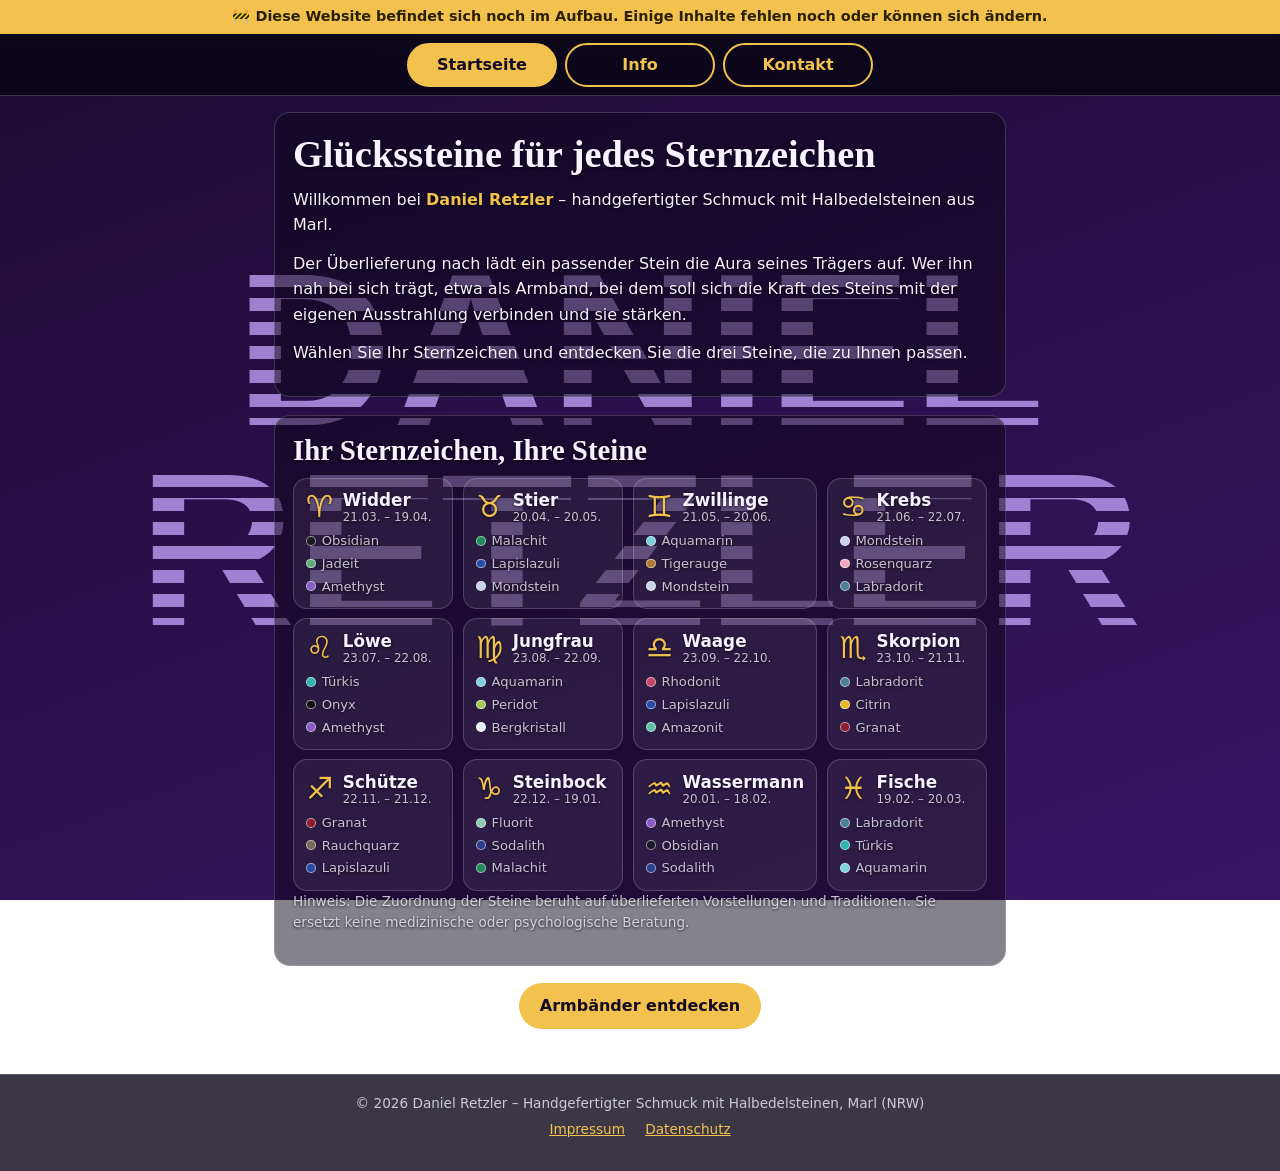
<file: index.html>
<!DOCTYPE html>
<html lang="de">
<head>
  <meta charset="utf-8">
  <meta name="viewport" content="width=device-width, initial-scale=1">
  <title>Startseite | Daniel Retzler – Glückssteine & Schmuck, Marl</title>
  <meta name="description" content="Glückssteine für jedes Sternzeichen: handgefertigter Schmuck mit Halbedelsteinen von Daniel Retzler aus Marl.">
  <!-- Work in progress: hidden from search engines. Remove this line at launch. -->
  <meta name="robots" content="noindex, nofollow">
  <meta name="theme-color" content="#3a1466">
  <link rel="icon" href="favicon.svg" type="image/svg+xml">
  <link rel="stylesheet" href="css/style.css">
</head>
<body class="theme-home">
  <div class="bg-name" aria-hidden="true"><span>Daniel</span><span>Retzler</span></div>

  <header class="site-header">
    <!-- Work-in-progress banner: delete this div at launch. -->
    <div class="wip-banner" role="status">🚧 Diese Website befindet sich noch im Aufbau. Einige Inhalte fehlen noch oder können sich ändern.</div>
    <nav class="nav" aria-label="Hauptnavigation">
        <a href="index.html" aria-current="page">Startseite</a>
        <a href="info.html">Info</a>
        <a href="kontakt.html">Kontakt</a>
    </nav>
  </header>

  <main id="main">
    <section class="panel">
      <h1>Glückssteine für jedes Sternzeichen</h1>
      <p>Willkommen bei <strong class="accent">Daniel Retzler</strong> &ndash; handgefertigter Schmuck mit Halbedelsteinen aus Marl.</p>
      <p>Der Überlieferung nach lädt ein passender Stein die Aura seines Trägers auf. Wer ihn nah bei sich trägt, etwa als Armband, bei dem soll sich die Kraft des Steins mit der eigenen Ausstrahlung verbinden und sie stärken.</p>
      <p>Wählen Sie Ihr Sternzeichen und entdecken Sie die drei Steine, die zu Ihnen passen.</p>
    </section>

    <section class="panel">
      <h2>Ihr Sternzeichen, Ihre Steine</h2>
      <div id="zodiac"></div>
      <noscript><p>Für die Anzeige des Horoskops wird JavaScript benötigt.</p></noscript>
      <p class="small muted">Hinweis: Die Zuordnung der Steine beruht auf überlieferten Vorstellungen und Traditionen. Sie ersetzt keine medizinische oder psychologische Beratung.</p>
    </section>

    <p style="text-align:center"><a class="btn" href="info.html">Armbänder entdecken</a></p>
  </main>

  <footer>
    <p>&copy; 2026 Daniel Retzler &ndash; Handgefertigter Schmuck mit Halbedelsteinen, Marl (NRW)</p>
    <p><a href="impressum.html">Impressum</a> <a href="datenschutz.html">Datenschutz</a></p>
  </footer>
  <script src="js/data.js" defer></script>
  <script src="js/main.js" defer></script>
</body>
</html>
</file>
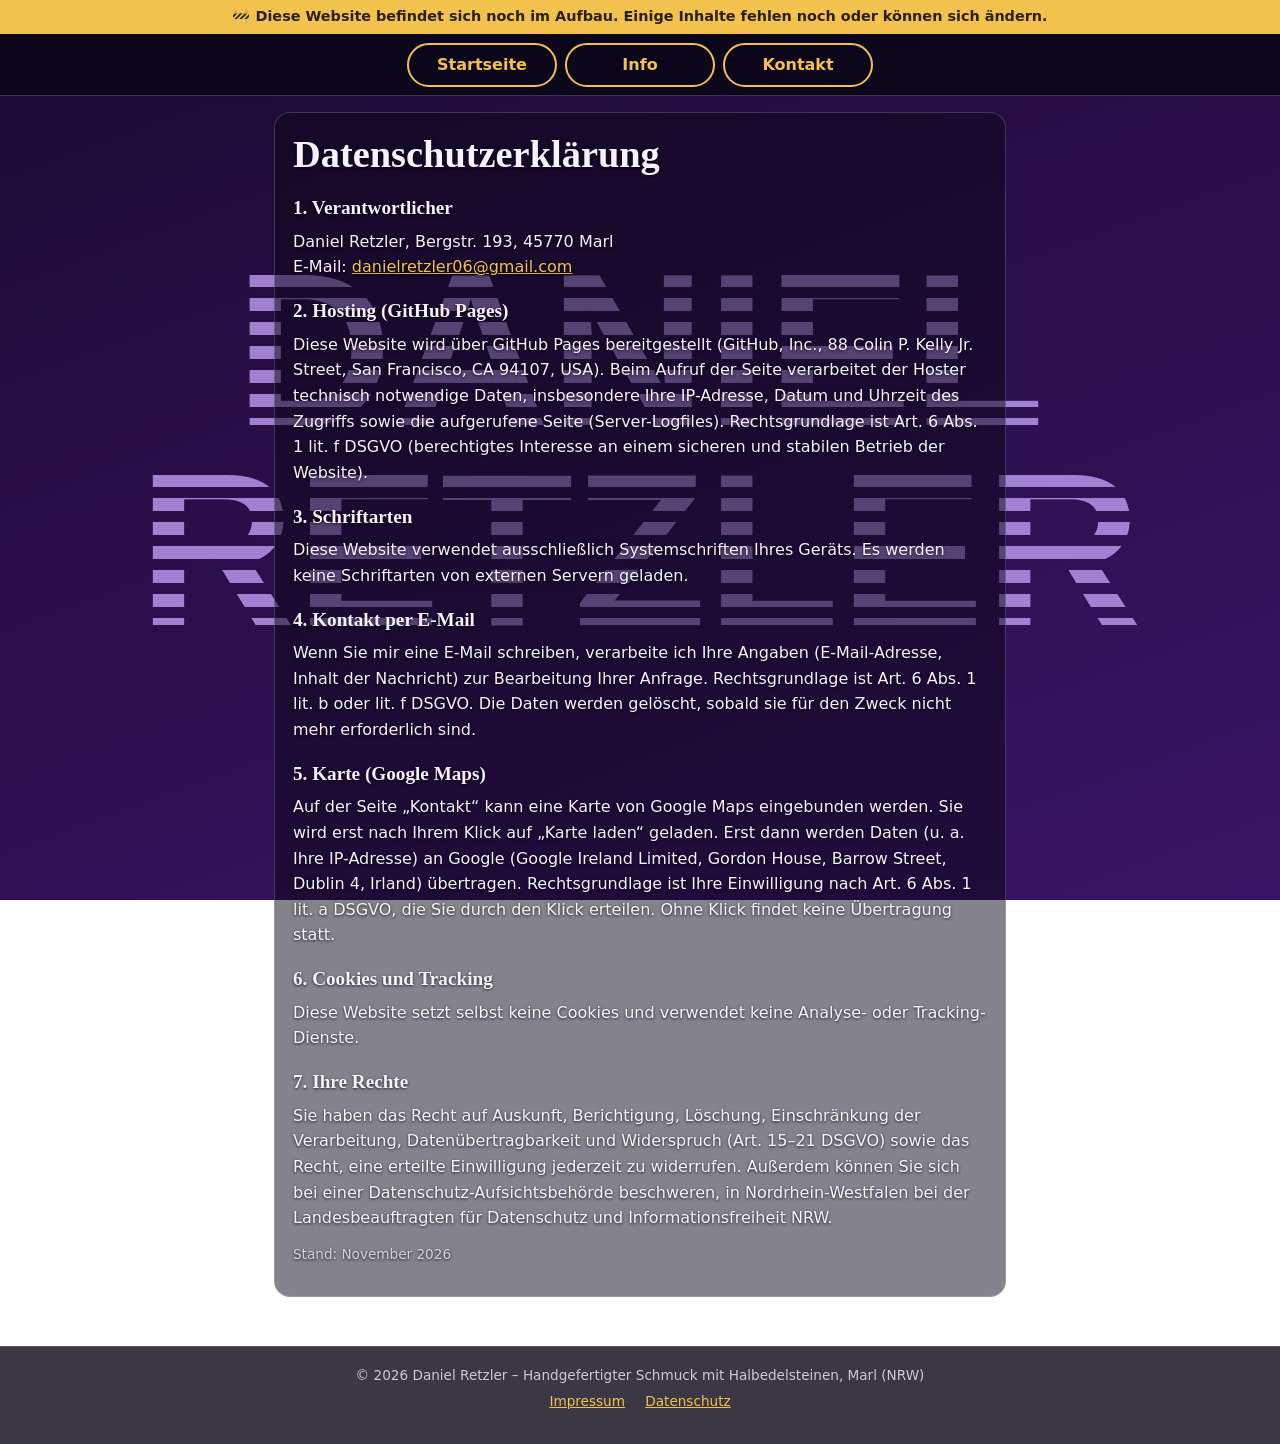
<file: datenschutz.html>
<!DOCTYPE html>
<html lang="de">
<head>
  <meta charset="utf-8">
  <meta name="viewport" content="width=device-width, initial-scale=1">
  <title>Datenschutz | Daniel Retzler</title>
  <meta name="description" content="Datenschutzerklärung von Daniel Retzler, Marl.">
  <!-- Work in progress: hidden from search engines. Remove this line at launch. -->
  <meta name="robots" content="noindex, nofollow">
  <meta name="theme-color" content="#3a1466">
  <link rel="icon" href="favicon.svg" type="image/svg+xml">
  <link rel="stylesheet" href="css/style.css">
</head>
<body class="theme-home">
  <div class="bg-name" aria-hidden="true"><span>Daniel</span><span>Retzler</span></div>

  <header class="site-header">
    <!-- Work-in-progress banner: delete this div at launch. -->
    <div class="wip-banner" role="status">🚧 Diese Website befindet sich noch im Aufbau. Einige Inhalte fehlen noch oder können sich ändern.</div>
    <nav class="nav" aria-label="Hauptnavigation">
        <a href="index.html">Startseite</a>
        <a href="info.html">Info</a>
        <a href="kontakt.html">Kontakt</a>
    </nav>
  </header>

  <main id="main">
    <section class="panel legal">
      <h1>Datenschutzerklärung</h1>
      <h2>1. Verantwortlicher</h2>
      <p>Daniel Retzler, Bergstr. 193, 45770 Marl<br>E-Mail: <a href="mailto:danielretzler06@gmail.com">danielretzler06@gmail.com</a></p>

      <h2>2. Hosting (GitHub Pages)</h2>
      <p>Diese Website wird über GitHub Pages bereitgestellt (GitHub, Inc., 88 Colin P. Kelly Jr. Street, San Francisco, CA 94107, USA). Beim Aufruf der Seite verarbeitet der Hoster technisch notwendige Daten, insbesondere Ihre IP-Adresse, Datum und Uhrzeit des Zugriffs sowie die aufgerufene Seite (Server-Logfiles). Rechtsgrundlage ist Art. 6 Abs. 1 lit. f DSGVO (berechtigtes Interesse an einem sicheren und stabilen Betrieb der Website).</p>

      <h2>3. Schriftarten</h2>
      <p>Diese Website verwendet ausschließlich Systemschriften Ihres Geräts. Es werden keine Schriftarten von externen Servern geladen.</p>

      <h2>4. Kontakt per E-Mail</h2>
      <p>Wenn Sie mir eine E-Mail schreiben, verarbeite ich Ihre Angaben (E-Mail-Adresse, Inhalt der Nachricht) zur Bearbeitung Ihrer Anfrage. Rechtsgrundlage ist Art. 6 Abs. 1 lit. b oder lit. f DSGVO. Die Daten werden gelöscht, sobald sie für den Zweck nicht mehr erforderlich sind.</p>

      <h2>5. Karte (Google Maps)</h2>
      <p>Auf der Seite &bdquo;Kontakt&ldquo; kann eine Karte von Google Maps eingebunden werden. Sie wird erst nach Ihrem Klick auf &bdquo;Karte laden&ldquo; geladen. Erst dann werden Daten (u. a. Ihre IP-Adresse) an Google (Google Ireland Limited, Gordon House, Barrow Street, Dublin 4, Irland) übertragen. Rechtsgrundlage ist Ihre Einwilligung nach Art. 6 Abs. 1 lit. a DSGVO, die Sie durch den Klick erteilen. Ohne Klick findet keine Übertragung statt.</p>

      <h2>6. Cookies und Tracking</h2>
      <p>Diese Website setzt selbst keine Cookies und verwendet keine Analyse- oder Tracking-Dienste.</p>

      <h2>7. Ihre Rechte</h2>
      <p>Sie haben das Recht auf Auskunft, Berichtigung, Löschung, Einschränkung der Verarbeitung, Datenübertragbarkeit und Widerspruch (Art. 15&ndash;21 DSGVO) sowie das Recht, eine erteilte Einwilligung jederzeit zu widerrufen. Außerdem können Sie sich bei einer Datenschutz-Aufsichtsbehörde beschweren, in Nordrhein-Westfalen bei der Landesbeauftragten für Datenschutz und Informationsfreiheit NRW.</p>
      <p class="small muted">Stand: November 2026</p>
    </section>
  </main>

  <footer>
    <p>&copy; 2026 Daniel Retzler &ndash; Handgefertigter Schmuck mit Halbedelsteinen, Marl (NRW)</p>
    <p><a href="impressum.html">Impressum</a> <a href="datenschutz.html">Datenschutz</a></p>
  </footer>
</body>
</html>
</file>
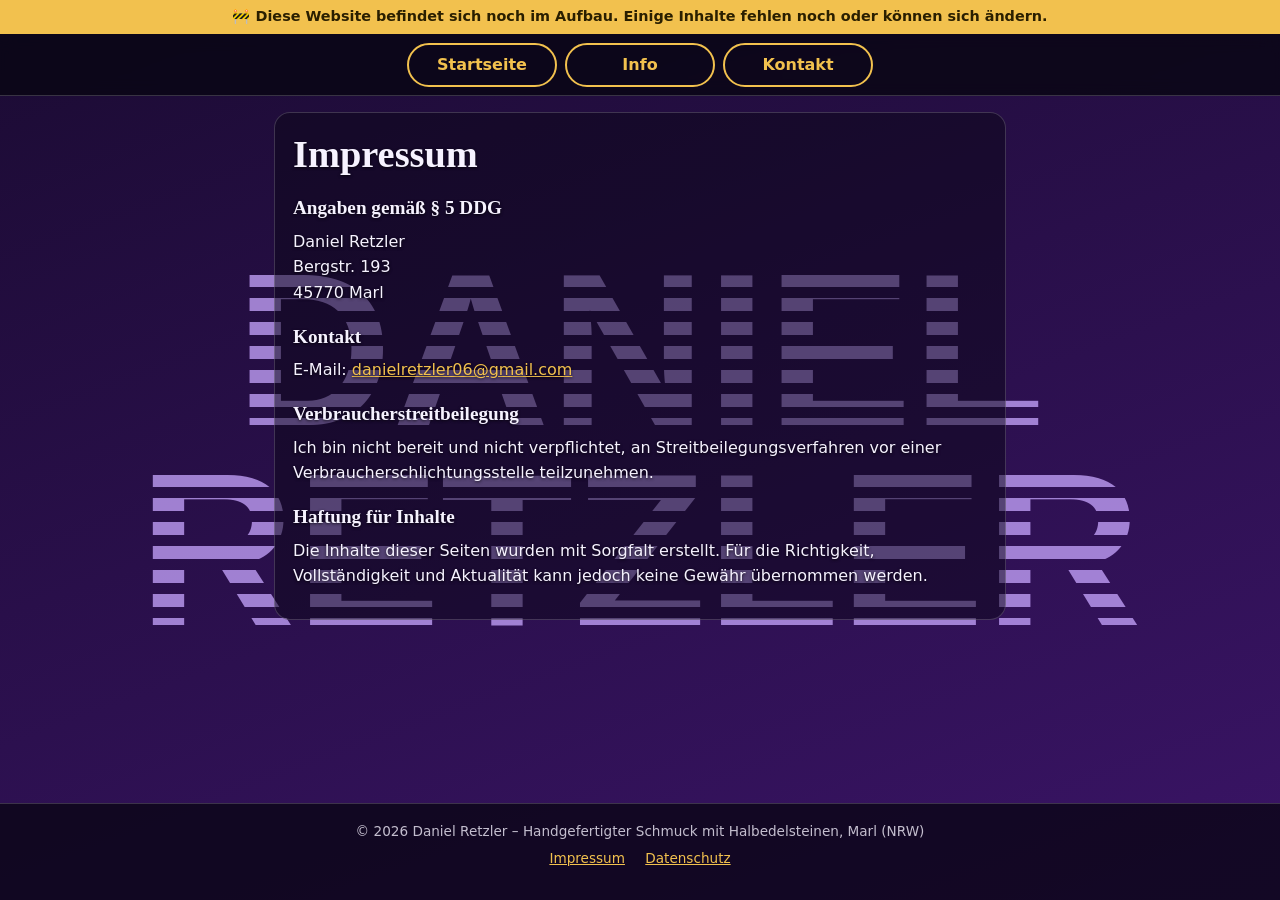
<file: impressum.html>
<!DOCTYPE html>
<html lang="de">
<head>
  <meta charset="utf-8">
  <meta name="viewport" content="width=device-width, initial-scale=1">
  <title>Impressum | Daniel Retzler</title>
  <meta name="description" content="Impressum von Daniel Retzler, Marl.">
  <!-- Work in progress: hidden from search engines. Remove this line at launch. -->
  <meta name="robots" content="noindex, nofollow">
  <meta name="theme-color" content="#3a1466">
  <link rel="icon" href="favicon.svg" type="image/svg+xml">
  <link rel="stylesheet" href="css/style.css">
</head>
<body class="theme-home">
  <div class="bg-name" aria-hidden="true"><span>Daniel</span><span>Retzler</span></div>

  <header class="site-header">
    <!-- Work-in-progress banner: delete this div at launch. -->
    <div class="wip-banner" role="status">🚧 Diese Website befindet sich noch im Aufbau. Einige Inhalte fehlen noch oder können sich ändern.</div>
    <nav class="nav" aria-label="Hauptnavigation">
        <a href="index.html">Startseite</a>
        <a href="info.html">Info</a>
        <a href="kontakt.html">Kontakt</a>
    </nav>
  </header>

  <main id="main">
    <section class="panel legal">
      <h1>Impressum</h1>
      <h2>Angaben gemäß § 5 DDG</h2>
      <p>Daniel Retzler<br>Bergstr. 193<br>45770 Marl</p>
      <h2>Kontakt</h2>
      <p>E-Mail: <a href="mailto:danielretzler06@gmail.com">danielretzler06@gmail.com</a></p>
      <!-- TODO (Daniel): add full legal name, business form and tax details (Umsatzsteuer-ID or Kleinunternehmer note) if applicable. -->
      <h2>Verbraucherstreitbeilegung</h2>
      <p>Ich bin nicht bereit und nicht verpflichtet, an Streitbeilegungsverfahren vor einer Verbraucherschlichtungsstelle teilzunehmen.</p>
      <h2>Haftung für Inhalte</h2>
      <p>Die Inhalte dieser Seiten wurden mit Sorgfalt erstellt. Für die Richtigkeit, Vollständigkeit und Aktualität kann jedoch keine Gewähr übernommen werden.</p>
    </section>
  </main>

  <footer>
    <p>&copy; 2026 Daniel Retzler &ndash; Handgefertigter Schmuck mit Halbedelsteinen, Marl (NRW)</p>
    <p><a href="impressum.html">Impressum</a> <a href="datenschutz.html">Datenschutz</a></p>
  </footer>
</body>
</html>
</file>
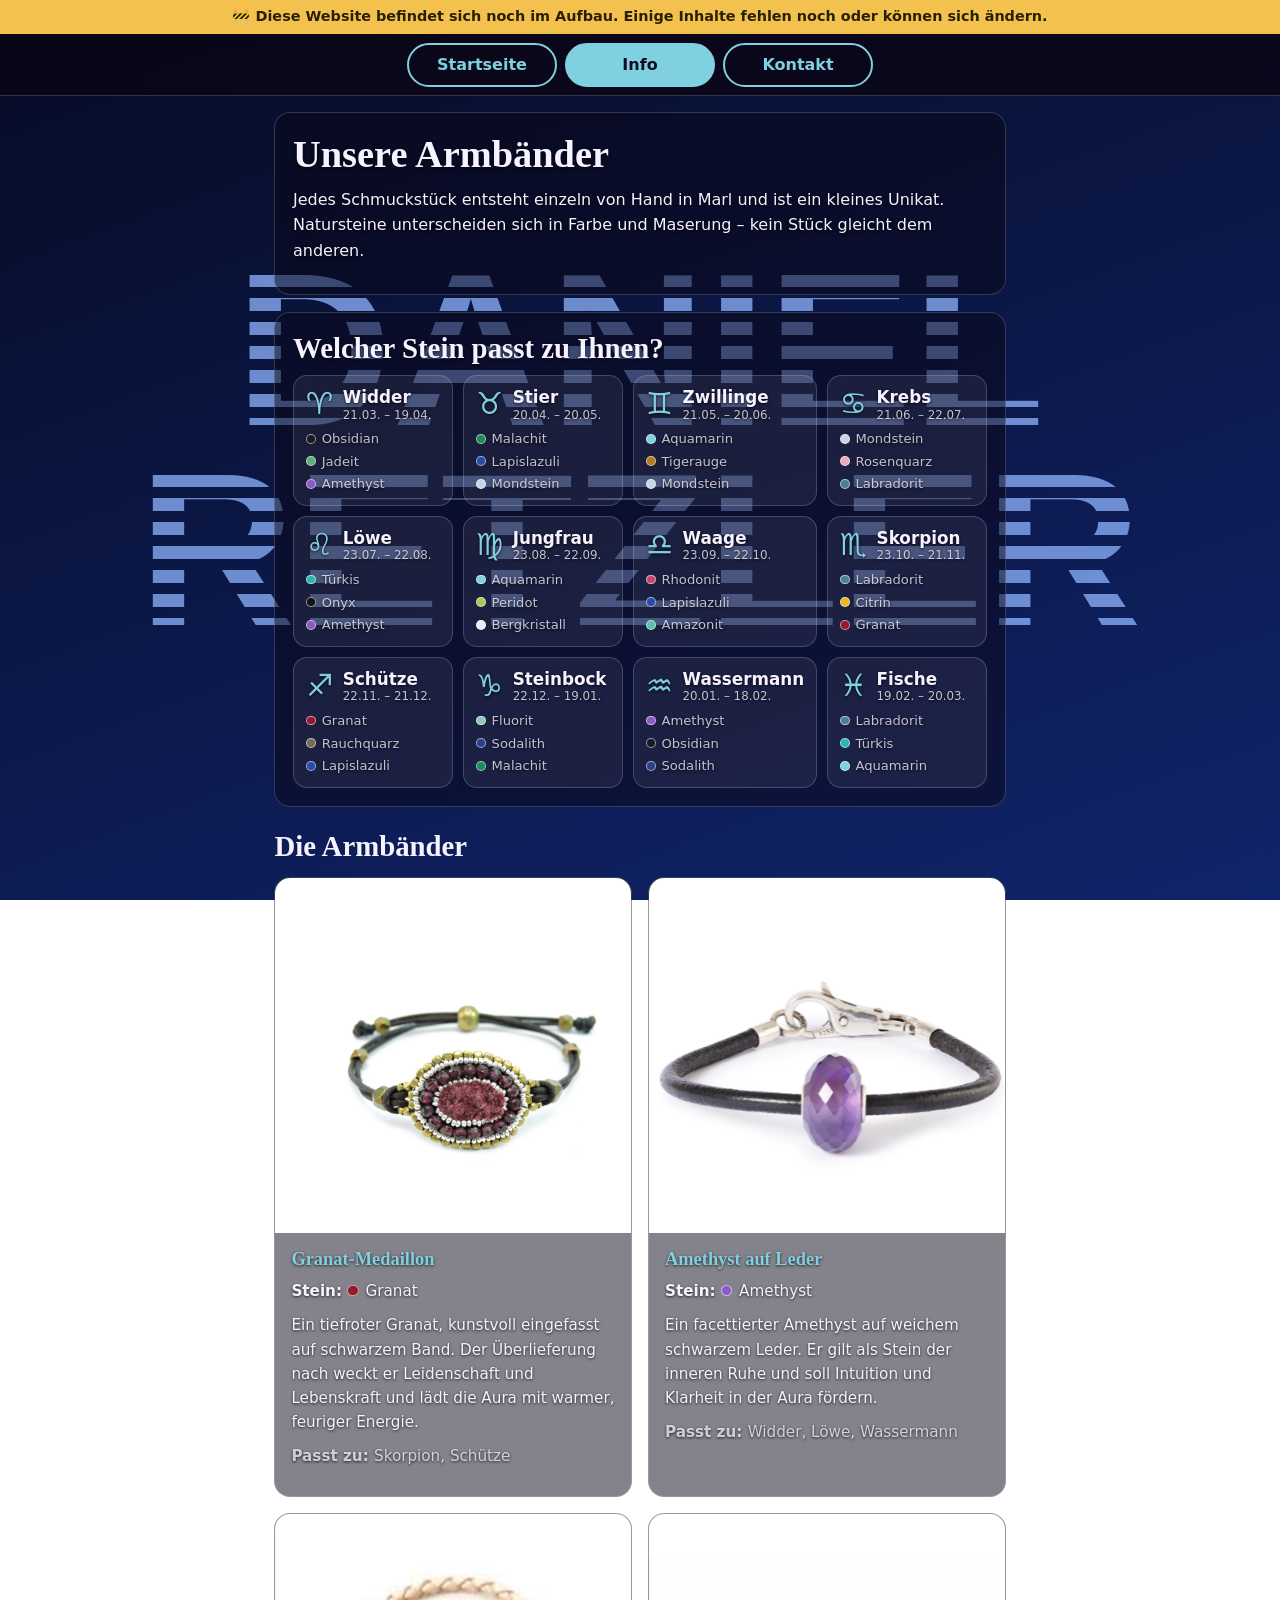
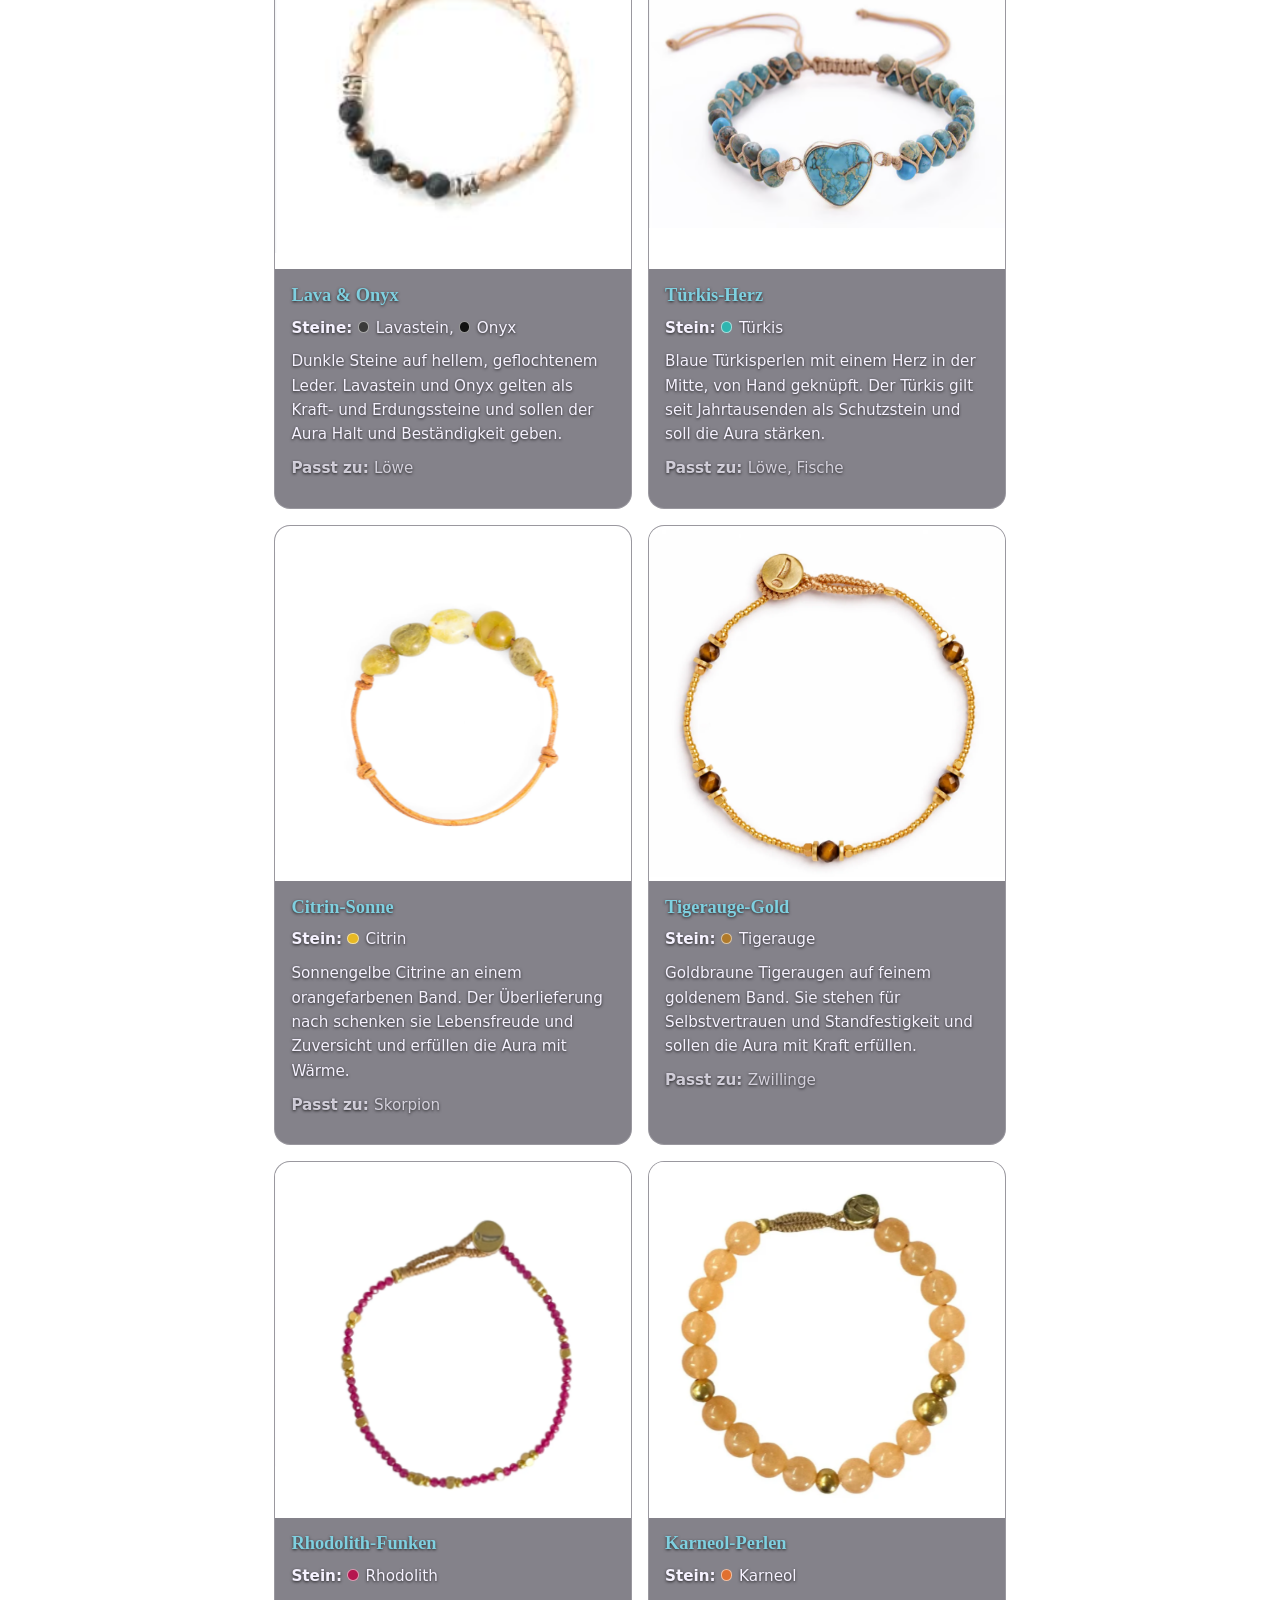
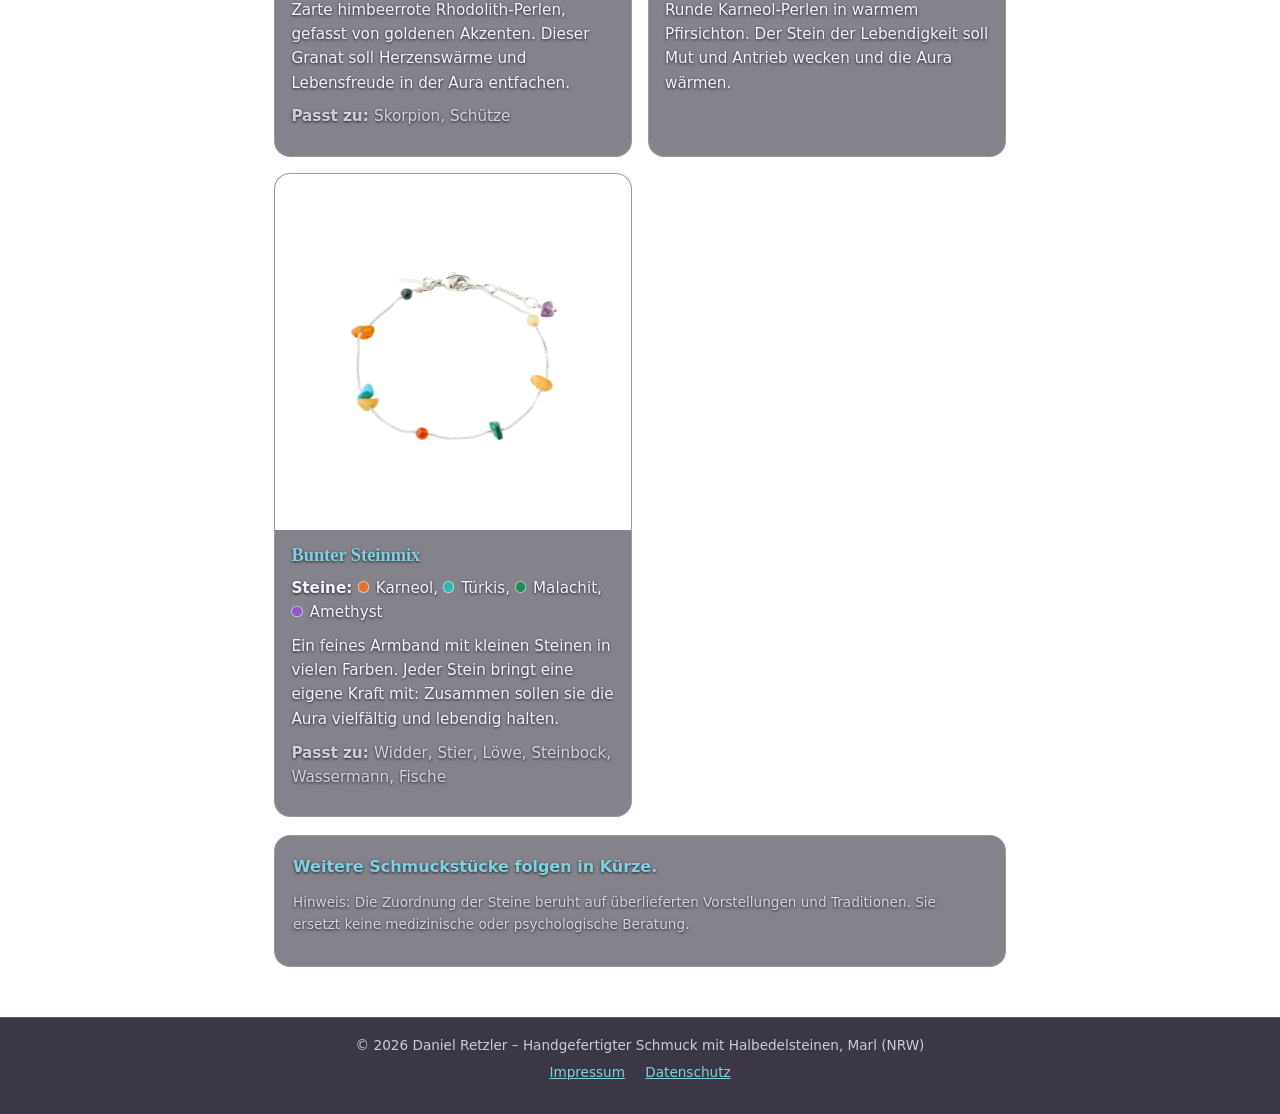
<file: info.html>
<!DOCTYPE html>
<html lang="de">
<head>
  <meta charset="utf-8">
  <meta name="viewport" content="width=device-width, initial-scale=1">
  <title>Info | Daniel Retzler – Armbänder mit Halbedelsteinen</title>
  <meta name="description" content="Handgefertigte Armbänder mit Halbedelsteinen aus Marl und die Steine, die zu Ihrem Sternzeichen passen.">
  <!-- Work in progress: hidden from search engines. Remove this line at launch. -->
  <meta name="robots" content="noindex, nofollow">
  <meta name="theme-color" content="#10246b">
  <link rel="icon" href="favicon.svg" type="image/svg+xml">
  <link rel="stylesheet" href="css/style.css">
</head>
<body class="theme-info">
  <div class="bg-name" aria-hidden="true"><span>Daniel</span><span>Retzler</span></div>

  <header class="site-header">
    <!-- Work-in-progress banner: delete this div at launch. -->
    <div class="wip-banner" role="status">🚧 Diese Website befindet sich noch im Aufbau. Einige Inhalte fehlen noch oder können sich ändern.</div>
    <nav class="nav" aria-label="Hauptnavigation">
        <a href="index.html">Startseite</a>
        <a href="info.html" aria-current="page">Info</a>
        <a href="kontakt.html">Kontakt</a>
    </nav>
  </header>

  <main id="main">
    <section class="panel">
      <h1>Unsere Armbänder</h1>
      <p>Jedes Schmuckstück entsteht einzeln von Hand in Marl und ist ein kleines Unikat. Natursteine unterscheiden sich in Farbe und Maserung &ndash; kein Stück gleicht dem anderen.</p>
    </section>

    <section class="panel">
      <h2>Welcher Stein passt zu Ihnen?</h2>
      <div id="zodiac"></div>
      <noscript><p>Für die Anzeige des Horoskops wird JavaScript benötigt.</p></noscript>
    </section>

    <h2 style="margin:1.4rem 0 0.8rem">Die Armbänder</h2>
    <div id="bracelets"></div>
    <noscript><p>Für die Anzeige der Armbänder wird JavaScript benötigt.</p></noscript>

    <section class="panel" style="margin-top:1.1rem">
      <p><strong class="accent">Weitere Schmuckstücke folgen in Kürze.</strong></p>
      <p class="small muted">Hinweis: Die Zuordnung der Steine beruht auf überlieferten Vorstellungen und Traditionen. Sie ersetzt keine medizinische oder psychologische Beratung.</p>
    </section>
  </main>

  <footer>
    <p>&copy; 2026 Daniel Retzler &ndash; Handgefertigter Schmuck mit Halbedelsteinen, Marl (NRW)</p>
    <p><a href="impressum.html">Impressum</a> <a href="datenschutz.html">Datenschutz</a></p>
  </footer>
  <script src="js/data.js" defer></script>
  <script src="js/main.js" defer></script>
</body>
</html>
</file>
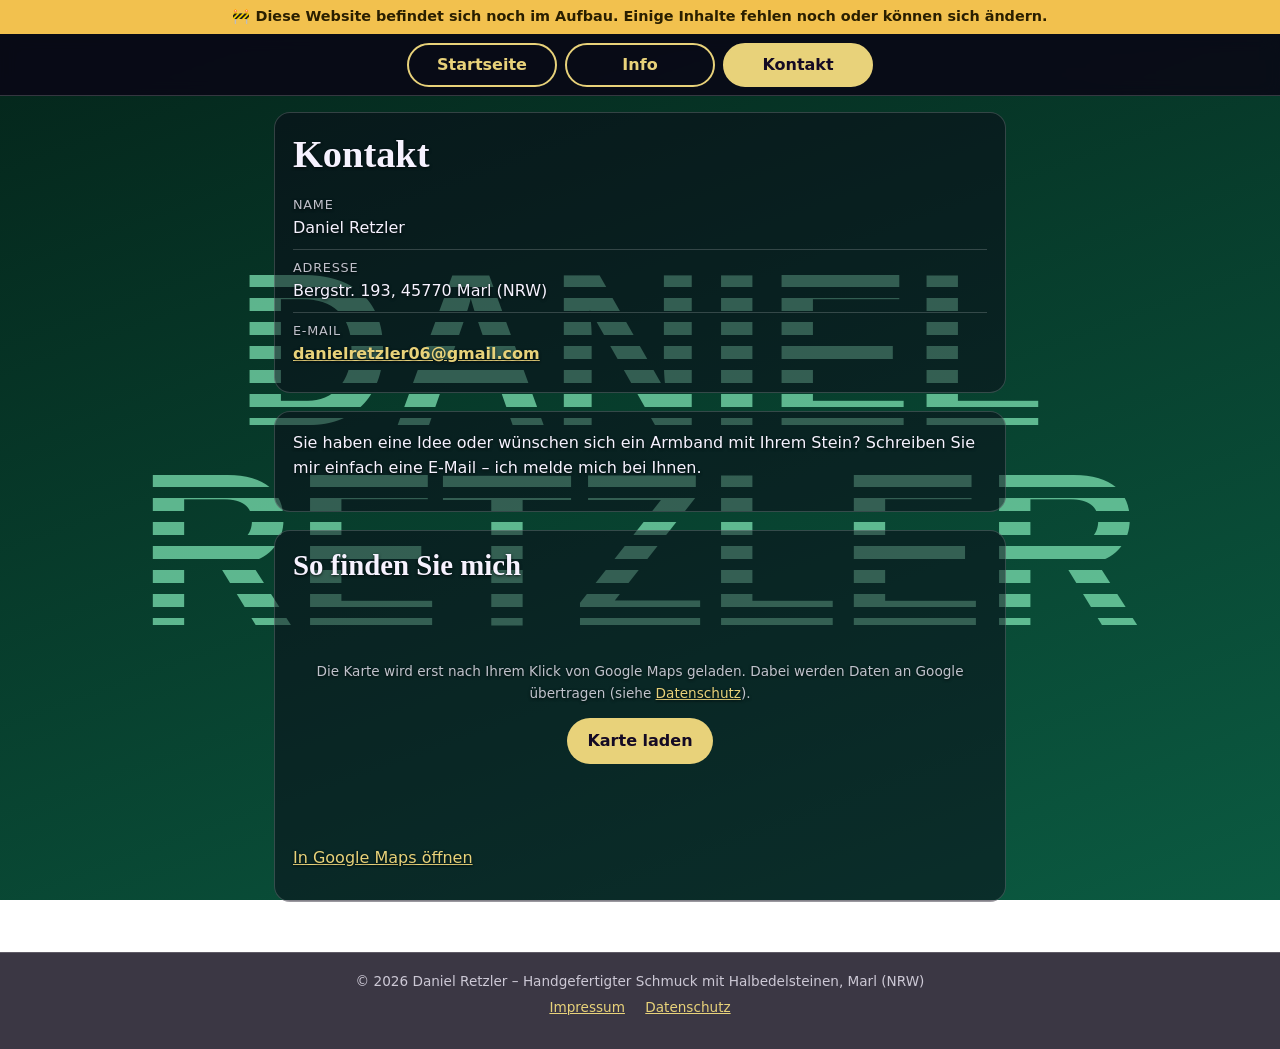
<file: kontakt.html>
<!DOCTYPE html>
<html lang="de">
<head>
  <meta charset="utf-8">
  <meta name="viewport" content="width=device-width, initial-scale=1">
  <title>Kontakt | Daniel Retzler – Schmuck mit Halbedelsteinen</title>
  <meta name="description" content="Kontakt zu Daniel Retzler, Bergstr. 193, 45770 Marl (NRW).">
  <!-- Work in progress: hidden from search engines. Remove this line at launch. -->
  <meta name="robots" content="noindex, nofollow">
  <meta name="theme-color" content="#0b5a41">
  <link rel="icon" href="favicon.svg" type="image/svg+xml">
  <link rel="stylesheet" href="css/style.css">
</head>
<body class="theme-kontakt">
  <div class="bg-name" aria-hidden="true"><span>Daniel</span><span>Retzler</span></div>

  <header class="site-header">
    <!-- Work-in-progress banner: delete this div at launch. -->
    <div class="wip-banner" role="status">🚧 Diese Website befindet sich noch im Aufbau. Einige Inhalte fehlen noch oder können sich ändern.</div>
    <nav class="nav" aria-label="Hauptnavigation">
        <a href="index.html">Startseite</a>
        <a href="info.html">Info</a>
        <a href="kontakt.html" aria-current="page">Kontakt</a>
    </nav>
  </header>

  <main id="main">
    <section class="panel">
      <h1>Kontakt</h1>
      <ul class="contact-list">
        <li><span class="k">Name</span>Daniel Retzler</li>
        <li><span class="k">Adresse</span>Bergstr. 193, 45770 Marl (NRW)</li>
        <li><span class="k">E-Mail</span><a href="mailto:danielretzler06@gmail.com">danielretzler06@gmail.com</a></li>
        <!-- Phone number goes here later: remove "hidden" and fill in the number.
        <li hidden><span class="k">Telefon</span><a href="tel:+49XXXXXXXXXX">+49 XXX XXXXXXX</a></li>
        -->
      </ul>
    </section>

    <section class="panel">
      <p>Sie haben eine Idee oder wünschen sich ein Armband mit Ihrem Stein? Schreiben Sie mir einfach eine E-Mail &ndash; ich melde mich bei Ihnen.</p>
    </section>

    <section class="panel">
      <h2>So finden Sie mich</h2>
      <div id="map-holder" class="map-box">
        <div>
          <p class="small muted">Die Karte wird erst nach Ihrem Klick von Google Maps geladen. Dabei werden Daten an Google übertragen (siehe <a href="datenschutz.html">Datenschutz</a>).</p>
          <button id="load-map" class="btn" type="button">Karte laden</button>
        </div>
      </div>
      <p style="margin-top:.8rem"><a href="https://www.google.com/maps/search/?api=1&amp;query=Bergstr.+193,+45770+Marl" target="_blank" rel="noopener">In Google Maps öffnen</a></p>
    </section>
  </main>

  <footer>
    <p>&copy; 2026 Daniel Retzler &ndash; Handgefertigter Schmuck mit Halbedelsteinen, Marl (NRW)</p>
    <p><a href="impressum.html">Impressum</a> <a href="datenschutz.html">Datenschutz</a></p>
  </footer>
  <script src="js/data.js" defer></script>
  <script src="js/main.js" defer></script>
</body>
</html>
</file>
<file: css/style.css>
/* Daniel Retzler website - shared styles (mobile first) */

/* ---------- Themes: one per page ---------- */
body.theme-home {
  --bg1: #1b0b33; --bg2: #3a1466; --stripe: #c9a7ff; --accent: #f2c14e;
}
body.theme-info {
  --bg1: #060b24; --bg2: #10246b; --stripe: #8fb4ff; --accent: #7fd0e0;
}
body.theme-kontakt {
  --bg1: #04241a; --bg2: #0b5a41; --stripe: #7be0b0; --accent: #e8d27a;
}

:root {
  --text: #f6f2ff;
  --muted: rgba(246, 242, 255, 0.78);
  --panel: rgba(10, 6, 22, 0.5);
  --line: rgba(255, 255, 255, 0.18);
  --warn: #f2c14e;
  --radius: 16px;
}

* { box-sizing: border-box; }
html { -webkit-text-size-adjust: 100%; scroll-behavior: smooth; }

body {
  margin: 0;
  min-height: 100vh;
  display: flex;
  flex-direction: column;
  font-family: system-ui, -apple-system, "Segoe UI", Roboto, "Helvetica Neue", Arial, sans-serif;
  font-size: 1rem;
  line-height: 1.6;
  color: var(--text);
  background: linear-gradient(160deg, var(--bg1), var(--bg2)) fixed;
}

a { color: var(--accent); }
a:focus-visible, button:focus-visible, summary:focus-visible {
  outline: 3px solid var(--accent);
  outline-offset: 3px;
}

/* ---------- Background: "DANIEL RETZLER" in striped letters ---------- */
.bg-name {
  position: fixed;
  inset: 0;
  z-index: 0;
  display: flex;
  flex-direction: column;
  align-items: center;
  justify-content: center;
  pointer-events: none;
  user-select: none;
  font-family: "Arial Black", "Helvetica Neue", Arial, sans-serif;
  font-weight: 900;
  text-transform: uppercase;
  font-size: min(17vw, 230px);
  line-height: 0.92;
  text-align: center;
}
.bg-name span {
  display: block;
  /* Horizontal stripes cut through the letters */
  background-image: repeating-linear-gradient(
    to bottom,
    var(--stripe) 0,
    var(--stripe) 0.06em,
    transparent 0.06em,
    transparent 0.11em
  );
  -webkit-background-clip: text;
  background-clip: text;
  color: transparent;
  -webkit-text-fill-color: transparent;
  opacity: 0.75;
}

/* ---------- Header: work-in-progress banner + navigation ---------- */
.site-header {
  position: sticky;
  top: 0;
  z-index: 50;
}
.wip-banner {
  background: var(--warn);
  color: #2a1f00;
  font-size: 0.82rem;
  font-weight: 700;
  line-height: 1.35;
  text-align: center;
  padding: 0.45rem 0.8rem;
}
.nav {
  display: flex;
  justify-content: center;
  gap: 0.5rem;
  padding: 0.55rem 0.6rem;
  background: rgba(10, 6, 22, 0.86);
  -webkit-backdrop-filter: blur(8px);
  backdrop-filter: blur(8px);
  border-bottom: 1px solid var(--line);
}
.nav a {
  flex: 1 1 0;
  max-width: 150px;
  min-height: 44px;
  display: flex;
  align-items: center;
  justify-content: center;
  border: 2px solid var(--accent);
  border-radius: 999px;
  color: var(--accent);
  font-weight: 700;
  text-decoration: none;
}
.nav a[aria-current="page"] {
  background: var(--accent);
  color: #140a24;
}

/* ---------- Layout ---------- */
main {
  position: relative;
  z-index: 1;
  flex: 1;
  width: 100%;
  max-width: 760px;
  margin: 0 auto;
  padding: 1rem 0.9rem 2rem;
}
.panel {
  background: var(--panel);
  border: 1px solid var(--line);
  border-radius: var(--radius);
  padding: 1.1rem 1.1rem;
  text-shadow: 0 1px 3px rgba(0, 0, 0, 0.75);
  margin-bottom: 1.1rem;
}
h1, h2, h3 {
  font-family: Georgia, "Times New Roman", serif;
  line-height: 1.2;
  margin: 0 0 0.6rem;
}
h1 { font-size: clamp(1.6rem, 6.5vw, 2.4rem); }
h2 { font-size: clamp(1.3rem, 5vw, 1.8rem); }
h3 { font-size: 1.15rem; }
p { margin: 0 0 0.8rem; }
.muted { color: var(--muted); }
.small { font-size: 0.85rem; }
.accent { color: var(--accent); }

/* ---------- Horoscope ---------- */
.zodiac-grid {
  display: grid;
  grid-template-columns: repeat(2, 1fr);
  gap: 0.6rem;
}
details.sign {
  background: rgba(255, 255, 255, 0.07);
  border: 1px solid var(--line);
  border-radius: 14px;
}
details.sign[open] {
  grid-column: 1 / -1;
  border-color: var(--accent);
  background: rgba(255, 255, 255, 0.1);
}
details.sign summary {
  list-style: none;
  cursor: pointer;
  display: flex;
  flex-direction: column;
  gap: 0.4rem;
  padding: 0.7rem 0.75rem;
  min-height: 44px;
}
details.sign summary::-webkit-details-marker { display: none; }
.sign-head { display: flex; align-items: center; gap: 0.6rem; }
.sign-symbol {
  font-family: "Segoe UI Symbol", "Noto Sans Symbols 2", "Noto Sans Symbols", "DejaVu Sans", sans-serif;
  font-size: 1.9rem;
  line-height: 1;
  color: var(--accent);
}
.sign-title { display: flex; flex-direction: column; line-height: 1.2; }
.sign-name { font-weight: 800; font-size: 1.05rem; }
.sign-dates { font-size: 0.74rem; color: var(--muted); }
.sign-preview { display: flex; flex-direction: column; gap: 0.1rem; font-size: 0.82rem; color: var(--muted); }
.preview-stone { display: flex; align-items: center; }
.swatch {
  display: inline-block;
  flex: none;
  width: 0.75em;
  height: 0.75em;
  margin-right: 0.45em;
  border-radius: 50%;
  border: 1px solid rgba(255, 255, 255, 0.55);
}
.sign-body { padding: 0 0.85rem 0.9rem; }
.stone-list { list-style: none; margin: 0; padding: 0; }
.stone-list li { padding: 0.6rem 0; border-top: 1px solid var(--line); }
.stone-list li:first-child { border-top: 0; }
.stone-name { display: flex; align-items: center; font-size: 1rem; color: var(--accent); }
.stone-list p { margin: 0.25rem 0 0; font-size: 0.93rem; }

/* ---------- Bracelets ---------- */
.bracelet-grid { display: grid; grid-template-columns: 1fr; gap: 1rem; }
.bracelet {
  background: var(--panel);
  border: 1px solid var(--line);
  border-radius: var(--radius);
  overflow: hidden;
  text-shadow: 0 1px 3px rgba(0, 0, 0, 0.75);
}
.bracelet-photo {
  aspect-ratio: 1 / 1;
  background: #fff;
}
.bracelet-photo img {
  display: block;
  width: 100%;
  height: 100%;
  object-fit: contain;
}
.bracelet-body { padding: 0.9rem 1rem 1.1rem; }
.bracelet-body h3 { color: var(--accent); }
.bracelet-body p { margin: 0 0 0.6rem; font-size: 0.95rem; }
.label { font-weight: 700; }
.chip { white-space: nowrap; }
.chip .swatch { vertical-align: baseline; }
.bracelet-signs { color: var(--muted); }

/* ---------- Contact ---------- */
.contact-list { margin: 0; padding: 0; list-style: none; }
.contact-list li { padding: 0.5rem 0; border-top: 1px solid var(--line); }
.contact-list li:first-child { border-top: 0; }
.contact-list .k { display: block; font-size: 0.8rem; color: var(--muted); text-transform: uppercase; letter-spacing: 0.06em; }
.contact-list a { font-weight: 700; word-break: break-all; }

.map-box {
  min-height: 240px;
  display: grid;
  place-items: center;
  text-align: center;
  padding: 1rem;
}
.map-box.loaded { padding: 0; aspect-ratio: 4 / 3; overflow: hidden; border-radius: var(--radius); }
.map-box iframe { width: 100%; height: 100%; border: 0; display: block; }
.btn {
  display: inline-flex;
  align-items: center;
  justify-content: center;
  min-height: 46px;
  padding: 0.6rem 1.3rem;
  border: 0;
  border-radius: 999px;
  background: var(--accent);
  color: #140a24;
  font: inherit;
  font-weight: 800;
  text-decoration: none;
  cursor: pointer;
}

/* ---------- Footer ---------- */
footer {
  position: relative;
  z-index: 1;
  text-align: center;
  padding: 1.1rem 1rem 1.6rem;
  font-size: 0.85rem;
  color: var(--muted);
  background: rgba(10, 6, 22, 0.8);
  border-top: 1px solid var(--line);
}
footer p { margin: 0 0 0.3rem; }
footer a { margin: 0 0.5rem; }

/* ---------- Legal pages (plain text) ---------- */
.legal h2 { margin-top: 1.2rem; font-size: 1.2rem; }
.legal ul { padding-left: 1.2rem; }

/* ---------- Larger screens ---------- */
@media (min-width: 640px) {
  .zodiac-grid { grid-template-columns: repeat(3, 1fr); }
  .bracelet-grid { grid-template-columns: repeat(2, 1fr); }
  .wip-banner { font-size: 0.9rem; }
}
@media (min-width: 900px) {
  .zodiac-grid { grid-template-columns: repeat(4, 1fr); }
}
</file>
